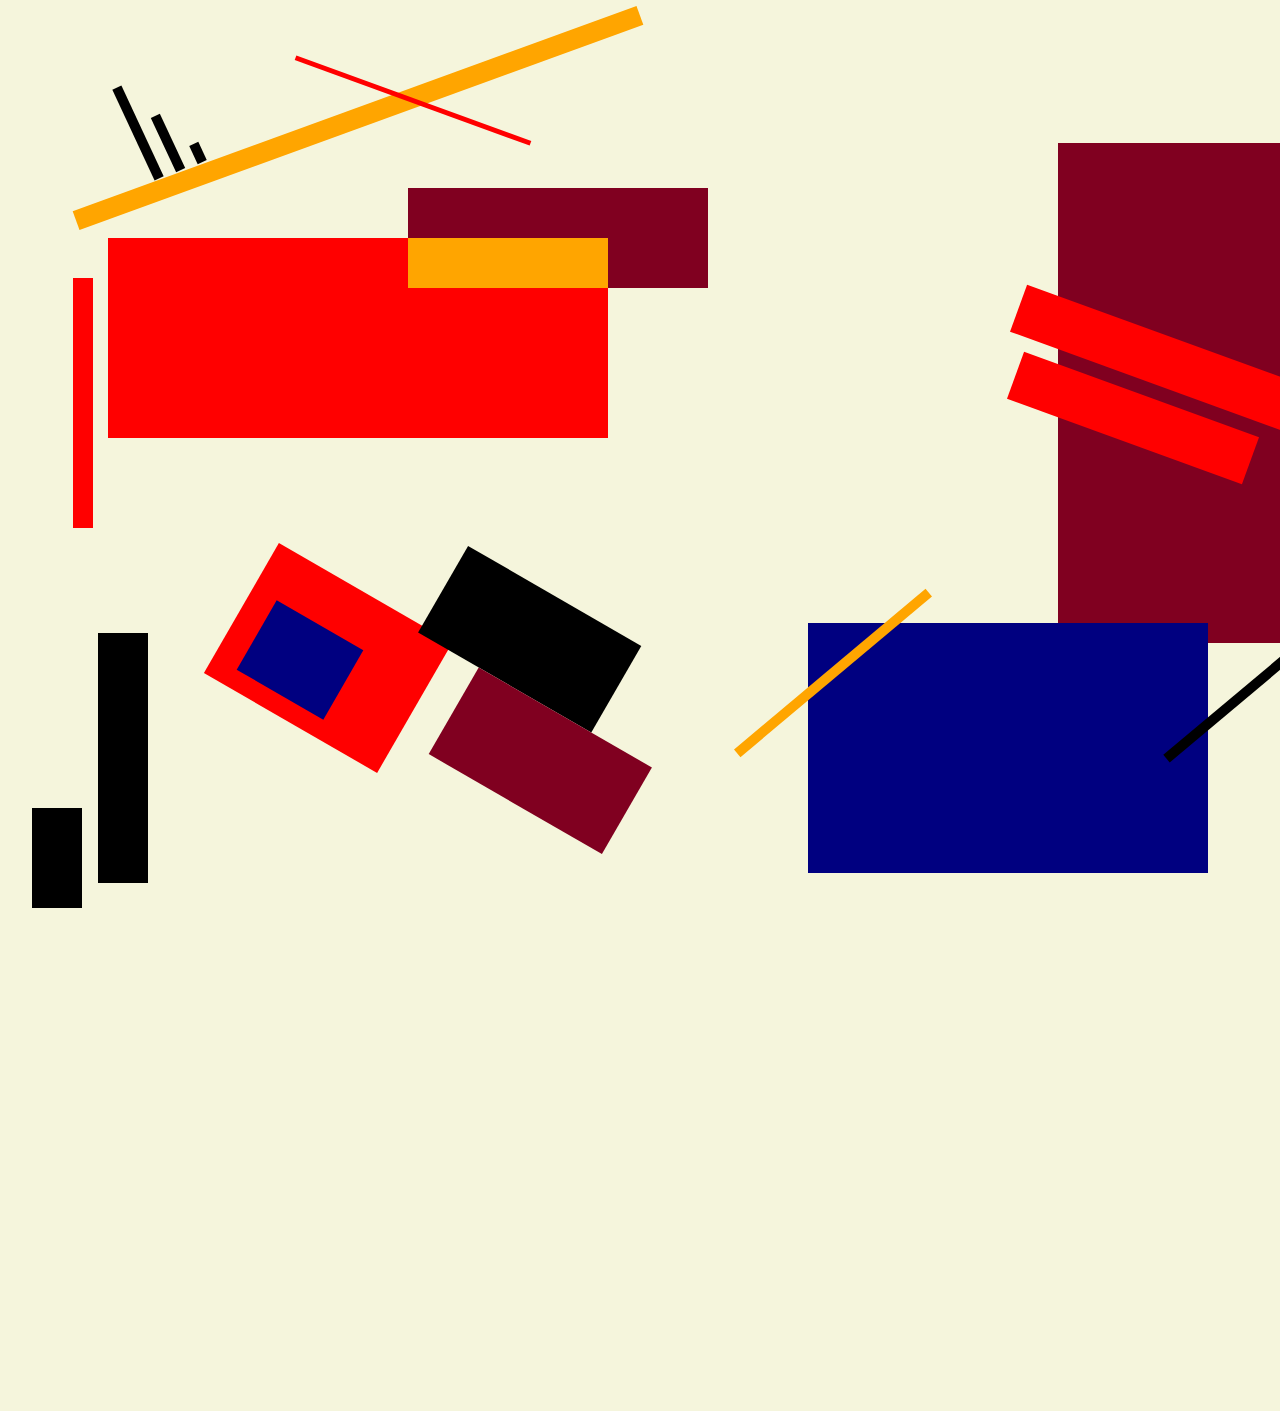
<file: Homework Interactive Week 02/index.html>
<!doctype html>
<html>
    <head>
        <title> Homework week 02</title>
        <link rel="stylesheet" href="style.css">
    </head>
    <body>
        <div class="box" id="one"></div>
        <div class="box" id="two"></div>
    <div class="container">
        <div class="box" id="three"></div>
        <div class="box" id="four"></div>
    </div>
        <div class="box" id="five">
            <div class="box" id="six">
            </div>
        </div>
        <div class="box" id="seven"></div>
        <div class="box" id="eight"></div>
        <div class="box" id="nine"></div>
        <div class="box" id="ten"></div>
        <div class="box" id="eleven"></div>
        <div class="box" id="twelve"></div>
        <div class="box" id="thirteen"></div>
        <div class="box" id="fourteen"></div>
        <div class="box" id="fifteen"></div>
        <div class="box" id="sixteen"></div>
        <div class="box" id="seventeen"></div>
        <div class="box" id="eighteen"></div>
        <div class="box" id="nineteen"></div>
        <div class="box" id="twenty"></div>
        <div class="box" id="twenty-one"></div>
    </body>
</html>
</file>
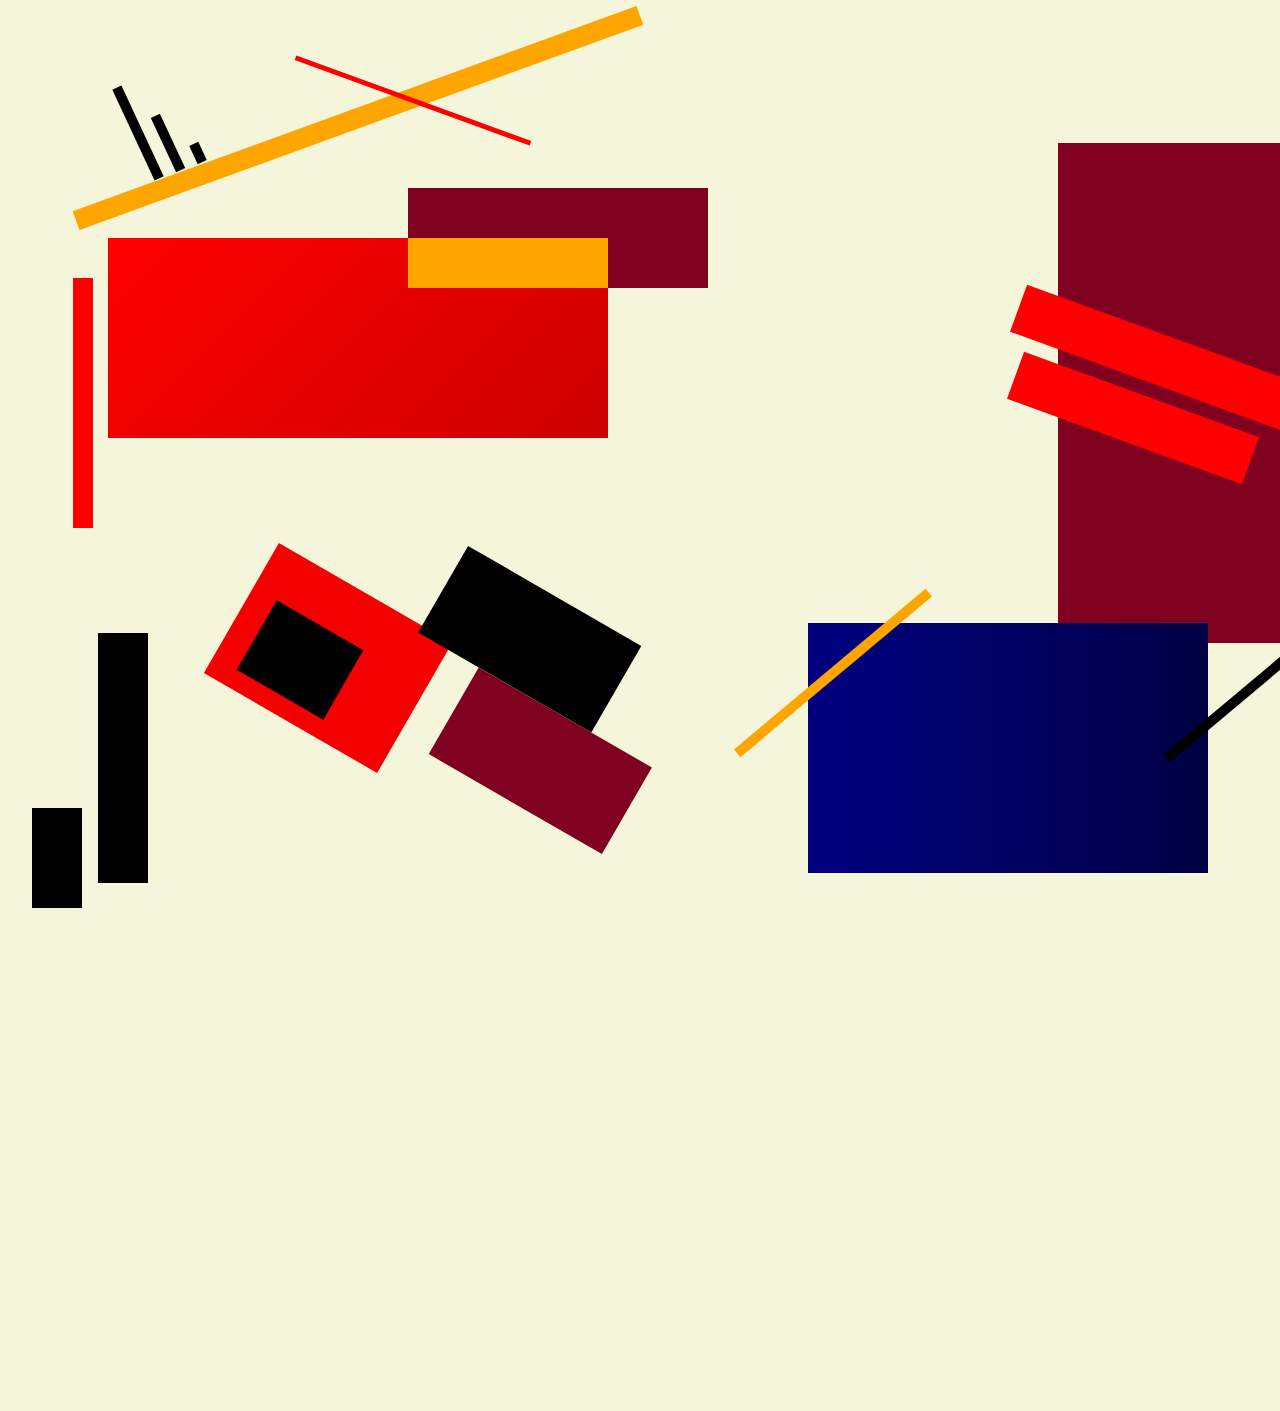
<file: Homework Interactive Week 03/index.html>
<!doctype html>
<html>
    <head>
        <title> Homework week 03</title>
        <link rel="stylesheet" href="style.css">
    </head>
    <body>
        <div class="box" id="one"></div>
        <div class="box" id="two"></div>
    <div class="container">
        <div class="box" id="three"></div>
        <div class="box" id="four"></div>
    </div>
        <div class="box" id="five">
            <div class="box" id="six">
            </div>
        </div>
        <div class="box" id="seven"></div>
        <div class="box" id="eight"></div>
        <div class="box" id="nine"></div>
        <div class="box" id="ten"></div>
        <div class="box" id="eleven"></div>
        <div class="box" id="twelve"></div>
        <div class="box" id="thirteen"></div>
        <div class="box" id="fourteen"></div>
        <div class="box" id="fifteen"></div>
        <div class="box" id="sixteen"></div>
        <div class="box" id="seventeen"></div>
        <div class="box" id="eighteen"></div>
        <div class="box" id="nineteen"></div>
        <div class="box" id="twenty"></div>
        <div class="box" id="twenty-one"></div>
    </body>
</html>
</file>
<file: Homework Interactive Week 02/style.css>
body {
    background-color: beige;
}


#one {
    background-color: orange;
    width: 600px;
    height: 20px;
    position: relative;
    /* move from the top */ 
    top: 100px;
    /* move from the left */
    left: 50px;
    z-index: -2;
    transform: rotate(-20deg);
}

#two {
    background-color: navy;
    width: 100px;
    height: 80px;
    position: absolute;
    bottom: 200px;
    left: 250px;
    transform: rotate(30deg);
}

.container {
    display: inline-block;
    transform: rotate(30deg);
    transform-origin: center;
    position: absolute;
    left: 400px;
    bottom: 100px;
}

#three {
    background-color: black;
    width: 200px;
    height: 100px;
    display: block;
    }

#four {
    background-color: #800020;
    width: 200px;
    height: 100px;
    display: block;
    margin-left: 70px;
}

#five {
  background-color: red;
  width: 500px;
  height: 200px;
  position: relative;
  bottom:-210px; 
  left: 100px;
  right: 100px;
}

#six {
    background-color: orange;
    width: 200px;
    height: 50px;
    position: absolute;
    top: 0;
    right: 0;
}

#seven {
    background-color: #800020;
    width: 300px;
    height: 100px;
    position: relative;
    bottom: 40px;
    left: 400px;
    z-index: -1;
}

#eight {
    background-color: black;
    width: 100px;
    height: 10px;
    position: relative;
    top: -200px;
    right: -80px;
    z-index: -1;
    transform: rotate(65deg);
}

#nine {
    background-color: black;
    width: 60px;
    height: 10px;
    position: relative;
    top: -200px;
    right: -130px;
    z-index: -1;
    transform: rotate(65deg);
}

#ten {
    background-color: black;
    width: 20px;
    height: 10px;
    position: relative;
    top: -200px;
    right: -180px;
    z-index: -1;
    transform: rotate(65deg);
}

#eleven {
    background-color: red;
    width: 250px;
    height: 5px;
    position: relative;
    top: -260px;
    right: -280px;
    z-index: -1;
    transform: rotate(20deg);
}

#twelve {
    background-color: red;
    width: 250px;
    height: 20px;
    position: relative;
    bottom: -30px;
    left: -50px;
    z-index: -1;
    transform: rotate(90deg);
}

#thirteen {
    background-color: black;
    width: 250px;
    height: 50px;
    position: relative;
    bottom: -350px;
    left: -10px;
    z-index: -1;
    transform: rotate(90deg);
}

#fourteen {
    background-color: black;
    width: 100px;
    height: 50px;
    position: relative;
    bottom: -400px;
    left: -1px;
    z-index: -1;
    transform: rotate(90deg);
}

#fifteen {
    background-color: red;
    width: 200px;
    height: 150px;
    position: relative;
    bottom: -100px;
    left: 220px;
    z-index: -1;
    transform: rotate(30deg);
}

#sixteen {
    background-color: orange;
    width: 250px;
    height: 10px;
    position: relative;
    bottom: -35px;
    left: 700px;
    transform: rotate(140deg);
}

#seventeen {
    background-color: navy;
    width: 400px;
    height: 250px;
    position: relative;
    bottom: 20px;
    left: 800px;
    z-index: -1;
}

#eighteen {
    background-color: red;
    width: 250px;
    height: 50px;
    position: relative;
    top: -500px;
    right: -1000px;
    z-index: -1;
    transform: rotate(20deg);
}

#nineteen {
    background-color: red;
    width: 350px;
    height: 50px;
    position: relative;
    top: -600px;
    right: -1000px;
    z-index: -1;
    transform: rotate(20deg);
}

#twenty {
    background-color: #800020;
    width: 500px;
    height: 400px;
    position: relative;
    top: -800px;
    right: -1000px;
    z-index: -2;
    transform: rotate(90deg);
}

#twenty-one {
    background-color: black;
    width: 500px;
    height: 10px;
    position: relative;
    top: -800px;
    right: -1100px;
    z-index: -1;
    transform: rotate(140deg);
}

/* nhung lenh duoc viet sau se de len lenh truoc
nhung lenh duoc viet internal ben html se duoc de len css
nhung lenh duoc viet ro rang hon nhu class se de len nhung lenh nhu div */
</file>
<file: Homework Interactive Week 03/style.css>
body {
    background-color: beige;
    overflow-x: hidden;
}


@keyframes slideUp {
    0% {
        opacity: 0;
        transform: translateY(50px);
    }
    100% {
        opacity: 1;
        transform: translateY(0);
    }
}


@keyframes entranceRotate {
    0% {
        opacity: 0;
        transform: rotate(0deg) scale(0.8);
    }
    100% {
        opacity: 1;
        transform: rotate(30deg) scale(1);
    }
}



.box {
    transition: transform 0.4s ease, background-color 0.3s ease, box-shadow 0.5s ease, filter 0.3s ease;
}

#one {
    background-color: orange;
    width: 600px;
    height: 20px;
    position: relative;
    top: 100px;
    left: 50px;
    z-index: -2;
    transform: rotate(-20deg);
}


#one:hover {
    transform: rotate(-15deg) scaleX(1.05);
    background-color: #ffaa00;
    cursor: pointer;
}

#two {
    background-color: navy;
    width: 100px;
    height: 80px;
    position: absolute;
    bottom: 200px;
    left: 250px;
    transform: rotate(30deg);
    mix-blend-mode: multiply;
}

#two:hover {
    transform: rotate(45deg) scale(1.1);
    filter: brightness(1.3);
    cursor: pointer;
}

.container {
    display: inline-block;
    transform-origin: center;
    position: absolute;
    left: 400px;
    bottom: 100px;
    animation: entranceRotate 1s ease-out;
    animation-fill-mode: forwards;
}

#three {
    background-color: black;
    width: 200px;
    height: 100px;
    display: block;
    transition: transform 0.3s ease, box-shadow 0.3s ease;
}

#three:hover {
    transform: translate(-5px, -5px);
    /* Effect: Box Shadow */
    box-shadow: 8px 8px 15px rgba(0, 0, 0, 0.3);
}

#four {
    background-color: #800020;
    width: 200px;
    height: 100px;
    display: block;
    margin-left: 70px;
    transition: background-color 0.4s ease, transform 0.3s ease;
}

#four:hover {
    background-color: crimson;
    transform: scale(1.05);
}

#five {
    background: linear-gradient(135deg, red, #cc0000);
    width: 500px;
    height: 200px;
    position: relative;
    bottom: -210px; 
    left: 100px;
    right: 100px;
    animation: slideUp 1.2s ease-out;
    animation-fill-mode: forwards;
}

#five:hover {
    filter: contrast(1.2);
}

#six {
    background-color: orange;
    width: 200px;
    height: 50px;
    position: absolute;
    top: 0;
    right: 0;
    transition: transform 0.3s ease, background-color 0.3s ease;
}

#six:hover {
    transform: translateX(20px);
    background-color: gold;
}

#seven {
    background-color: #800020;
    width: 300px;
    height: 100px;
    position: relative;
    bottom: 40px;
    left: 400px;
    z-index: -1;
}

#seven:hover {
    filter: drop-shadow(5px 5px 10px rgba(0,0,0,0.4));
    transform: scale(1.02);
}

#eight {
    background-color: black;
    width: 100px;
    height: 10px;
    position: relative;
    top: -200px;
    right: -80px;
    z-index: -1;
    transform: rotate(65deg);
}

#nine {
    background-color: black;
    width: 60 me;
    width: 60px;
    height: 10px;
    position: relative;
    top: -200px;
    right: -130px;
    z-index: -1;
    transform: rotate(65deg);
}

#ten {
    background-color: black;
    width: 20px;
    height: 10px;
    position: relative;
    top: -200px;
    right: -180px;
    z-index: -1;
    transform: rotate(65deg);
}


#eight:hover, #nine:hover, #ten:hover {
    background-color: red;
    transform: rotate(65deg) scaleY(2);
}

#eleven {
    background-color: red;
    width: 250px;
    height: 5px;
    position: relative;
    top: -260px;
    right: -280px;
    z-index: -1;
    transform: rotate(20deg);
}

#twelve {
    background-color: red;
    width: 250px;
    height: 20px;
    position: relative;
    bottom: -30px;
    left: -50px;
    z-index: -1;
    transform: rotate(90deg);
}

#thirteen {
    background-color: black;
    width: 250px;
    height: 50px;
    position: relative;
    bottom: -350px;
    left: -10px;
    z-index: -1;
    transform: rotate(90deg);
}

#fourteen {
    background-color: black;
    width: 100px;
    height: 50px;
    position: relative;
    bottom: -400px;
    left: -1px;
    z-index: -1;
    transform: rotate(90deg);
}

#fifteen {
    background-color: red;
    width: 200px;
    height: 150px;
    position: relative;
    bottom: -100px;
    left: 220px;
    z-index: -1;
    transform: rotate(30deg);
    mix-blend-mode: multiply;
}

#fifteen:hover {
    transform: rotate(35deg) scale(1.05);
}

#sixteen {
    background-color: orange;
    width: 250px;
    height: 10px;
    position: relative;
    bottom: -35px;
    left: 700px;
    transform: rotate(140deg);
}

#seventeen {
    background: linear-gradient(to right, navy, #000044);
    width: 400px;
    height: 250px;
    position: relative;
    bottom: 20px;
    left: 800px;
    z-index: -1;
}

#seventeen:hover {
    box-shadow: 0px 10px 20px rgba(0, 0, 0, 0.3);
}

#eighteen {
    background-color: red;
    width: 250px;
    height: 50px;
    position: relative;
    top: -500px;
    right: -1000px;
    z-index: -1;
    transform: rotate(20deg);
}

#nineteen {
    background-color: red;
    width: 350px;
    height: 50px;
    position: relative;
    top: -600px;
    right: -1000px;
    z-index: -1;
    transform: rotate(20deg);
}

#twenty {
    background-color: #800020;
    width: 500px;
    height: 400px;
    position: relative;
    top: -800px;
    right: -1000px;
    z-index: -2;
    transform: rotate(90deg);
}

#twenty-one {
    background-color: black;
    width: 500px;
    height: 10px;
    position: relative;
    top: -800px;
    right: -1100px;
    z-index: -1;
    transform: rotate(140deg);
}


.box:active {
    opacity: 0.8;
    transform: scale(0.98);
}
</file>
